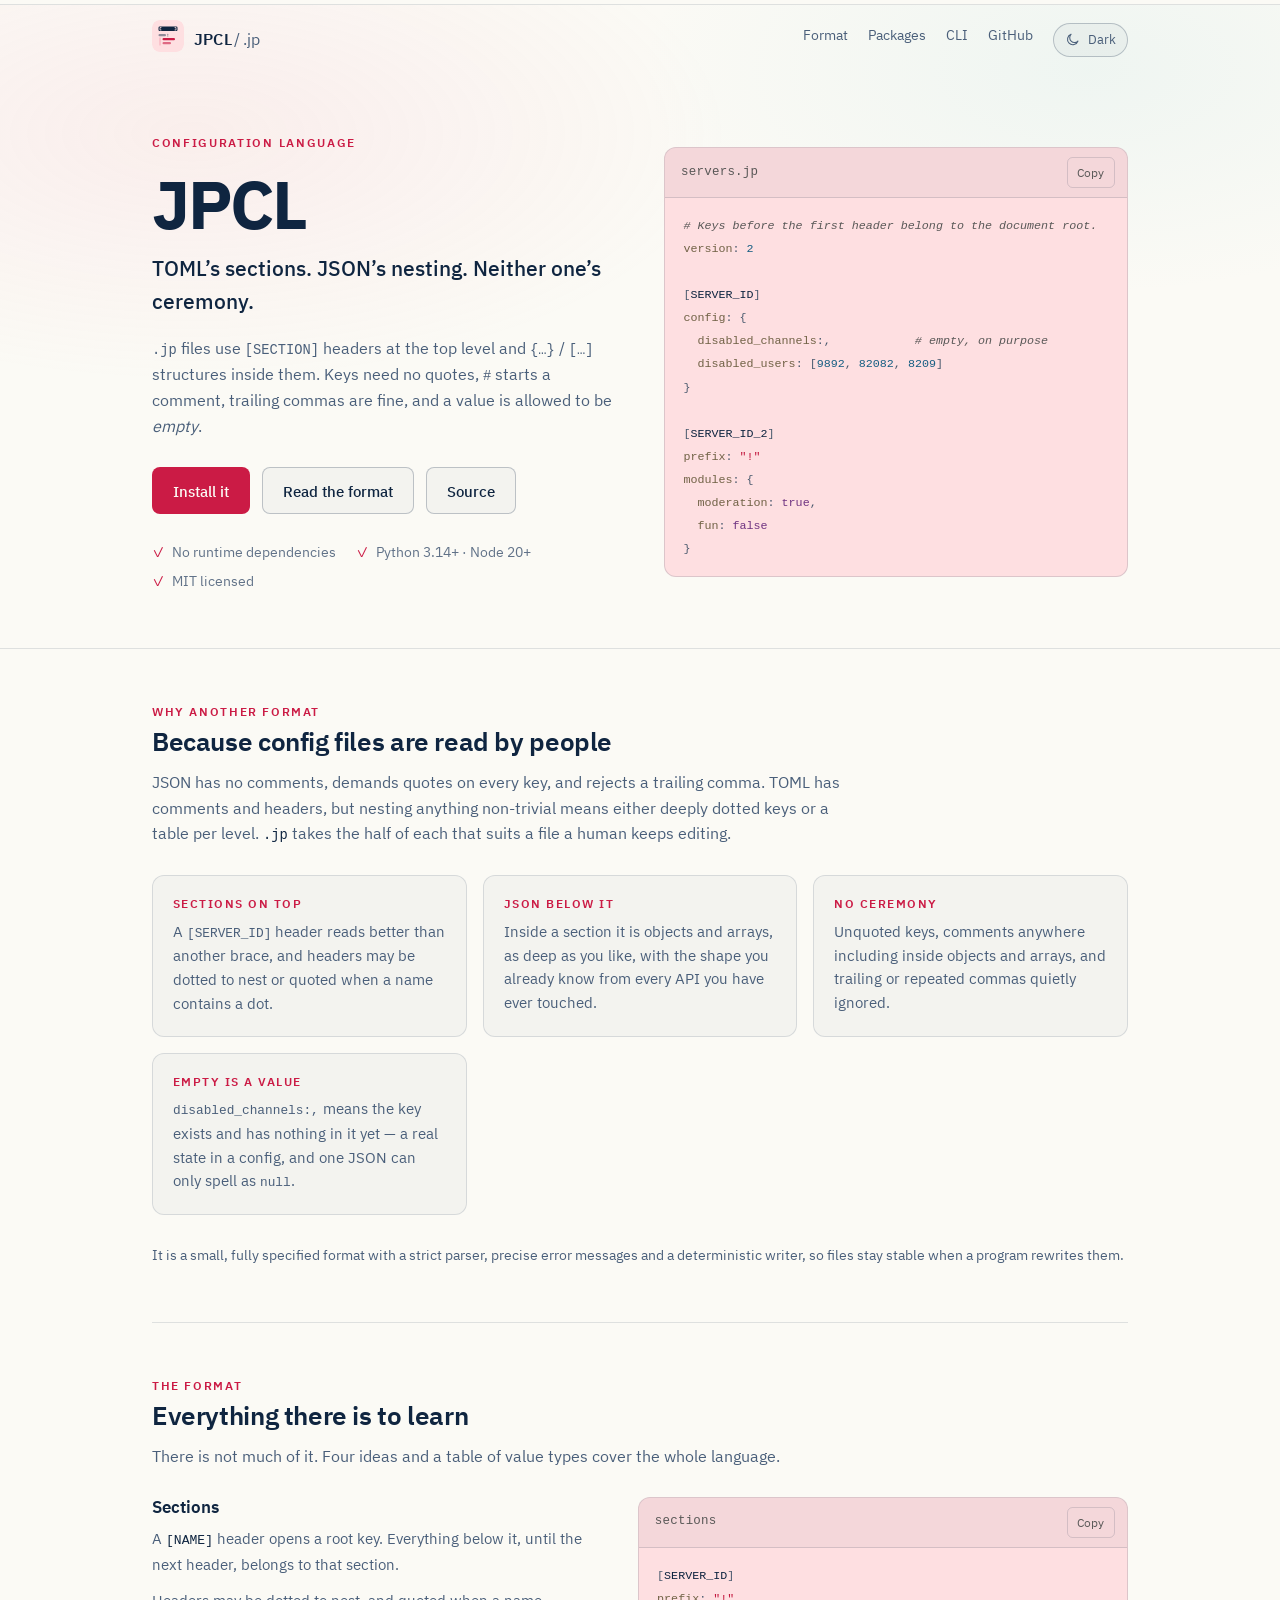
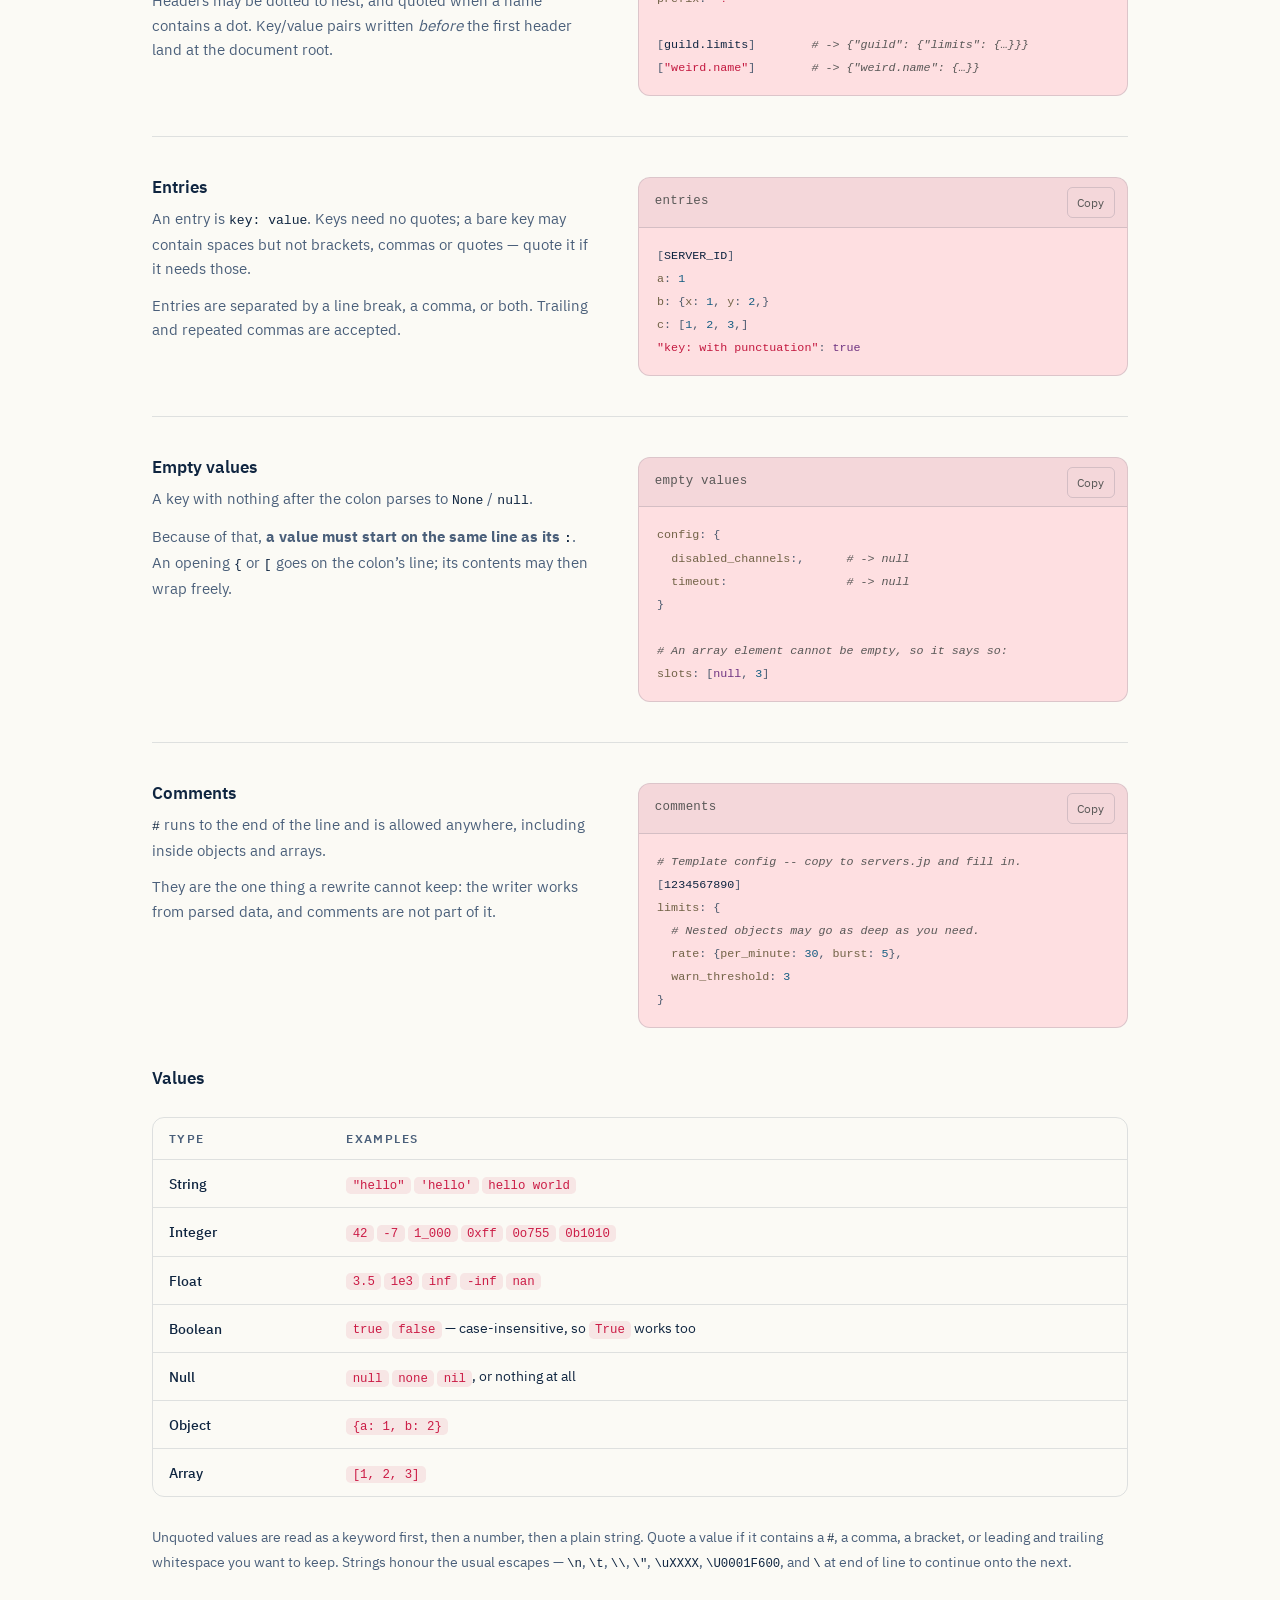
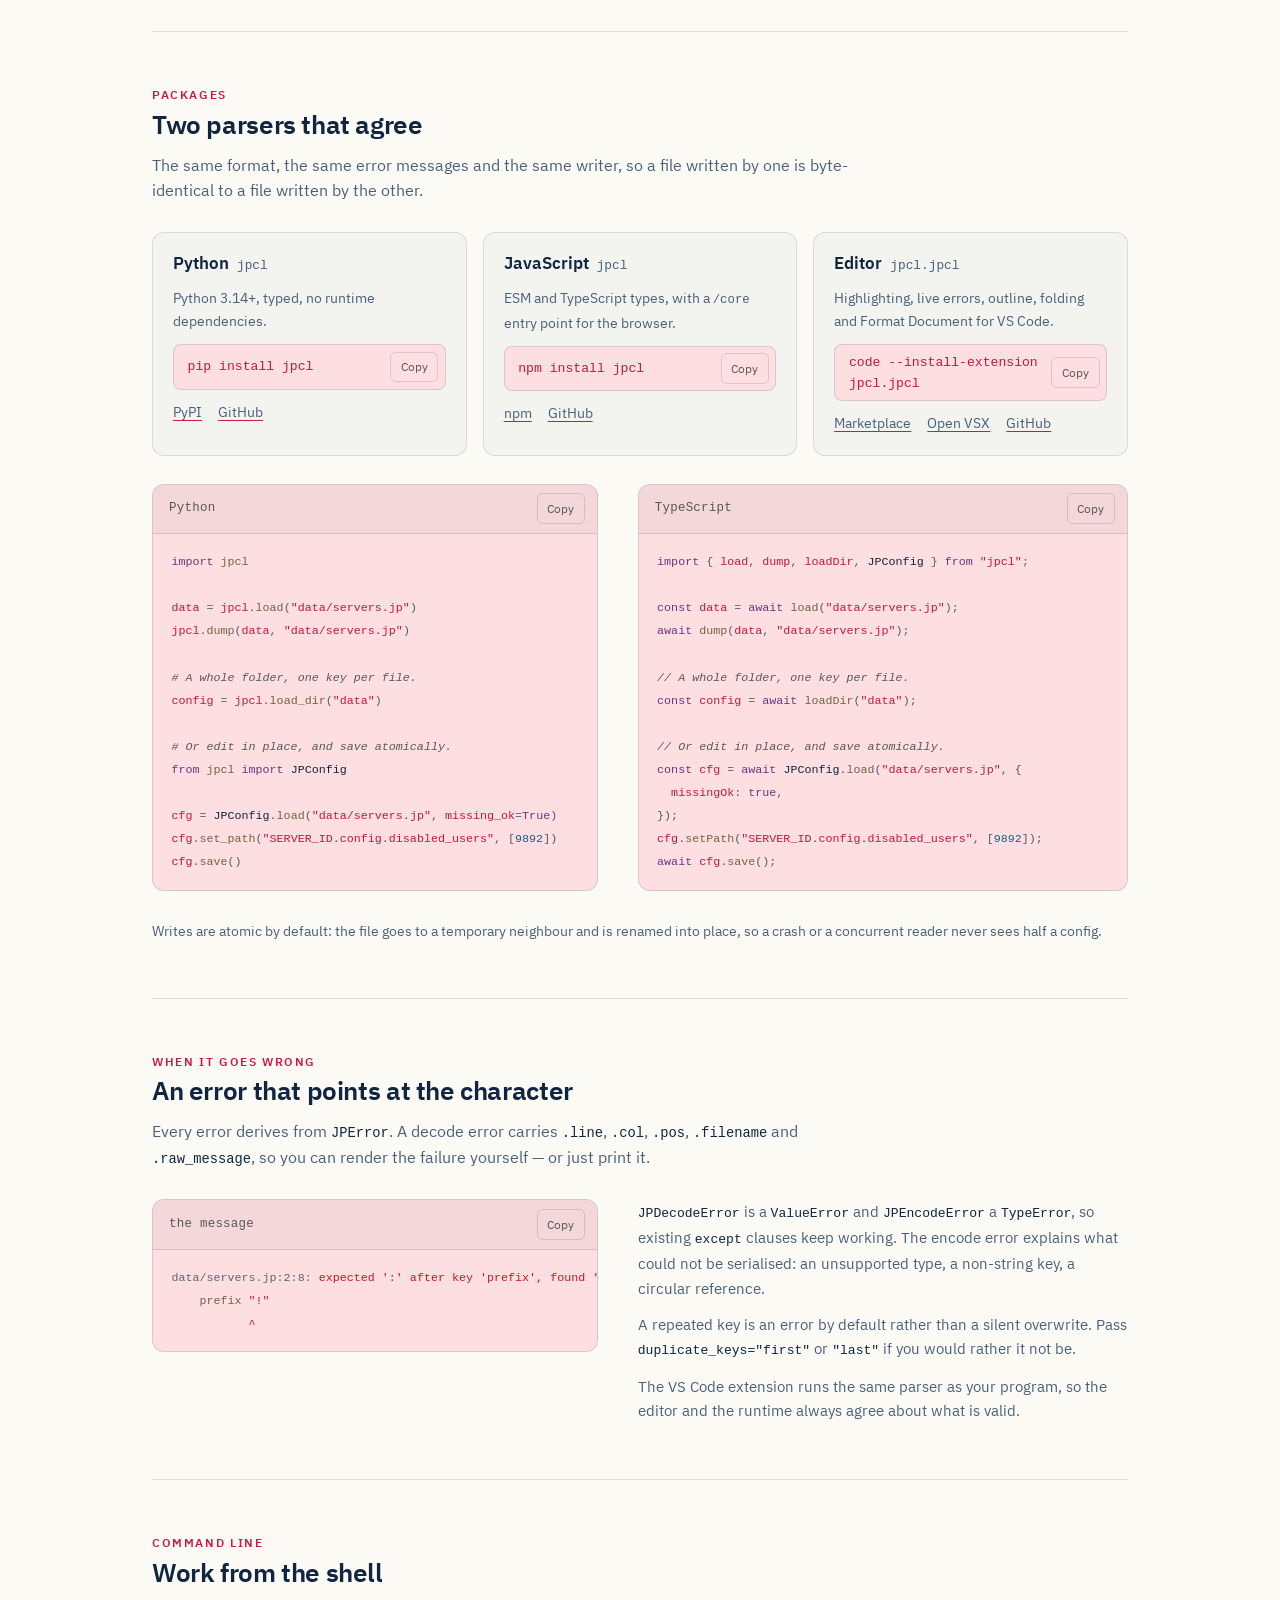
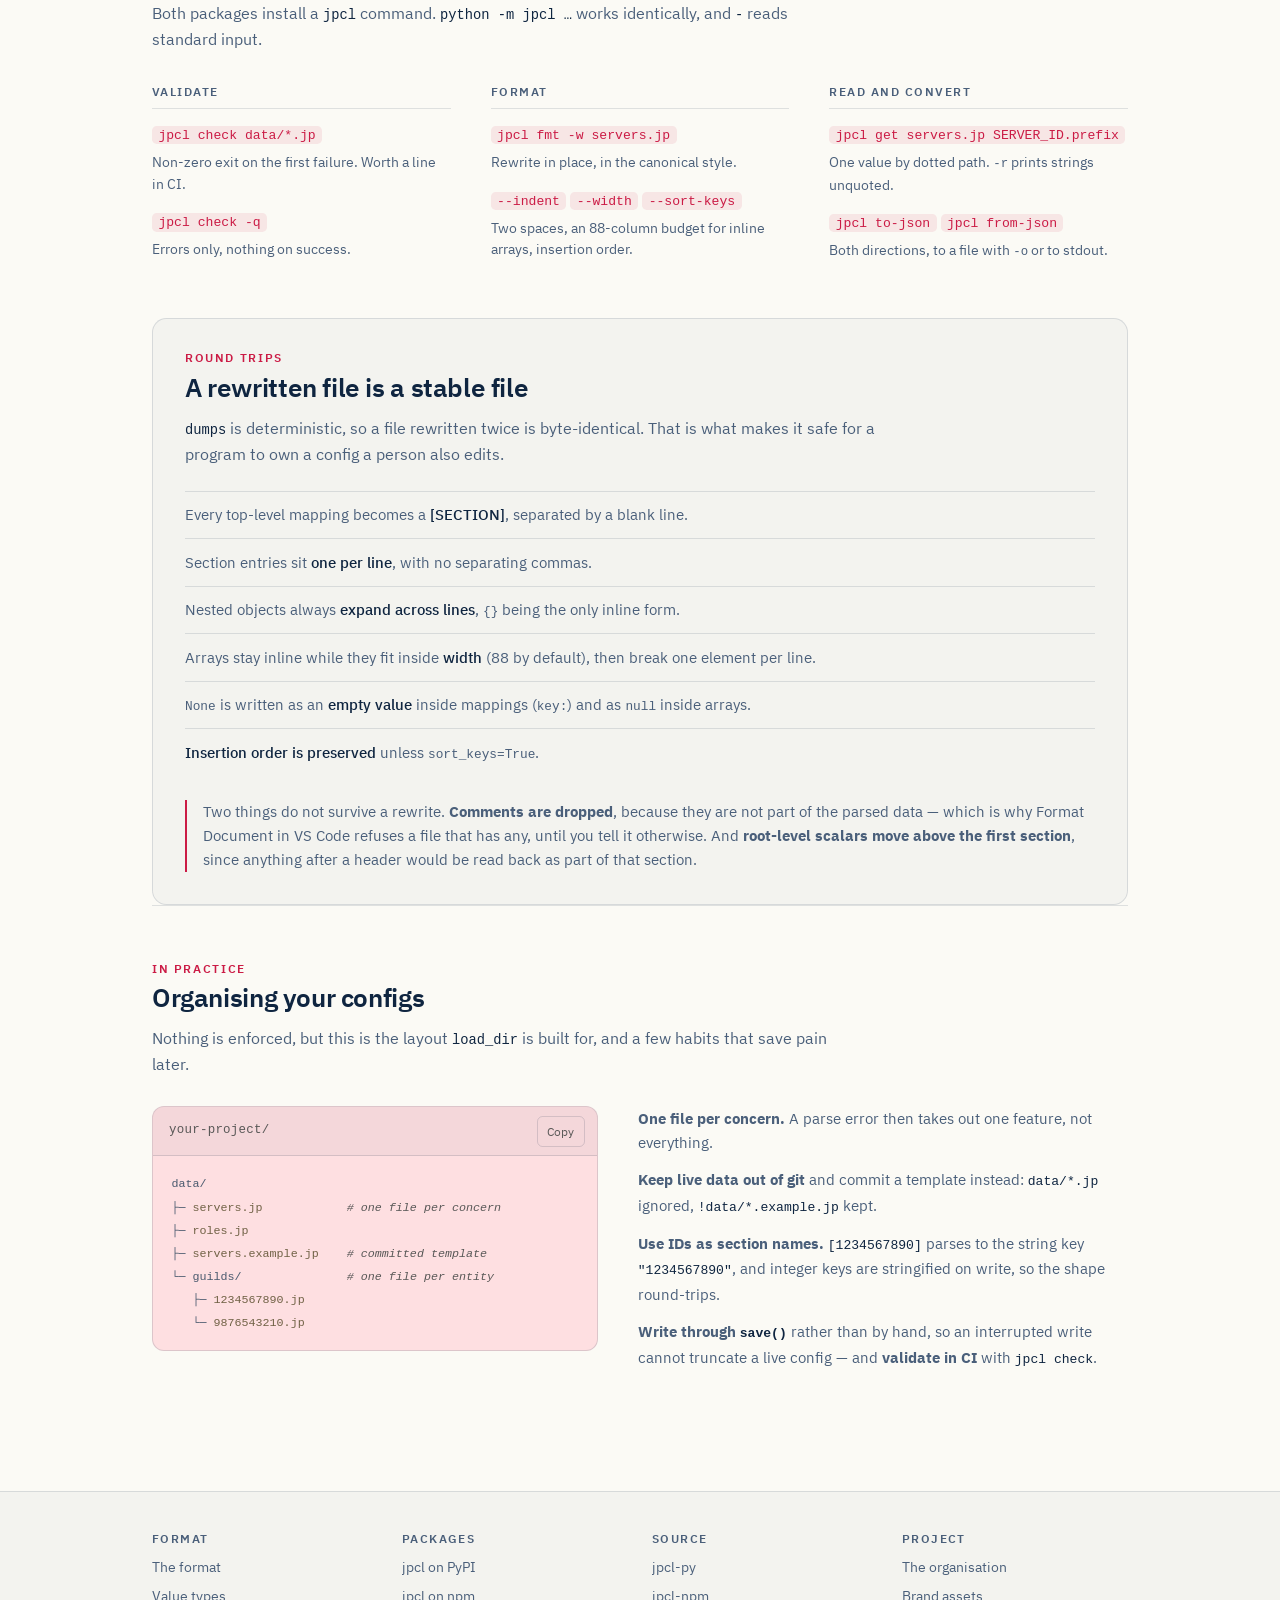
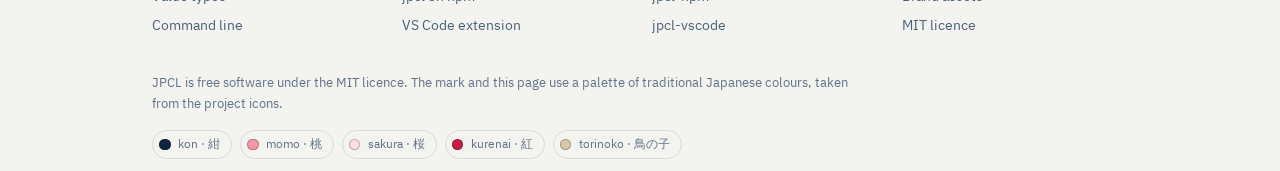
<file: index.html>
<!doctype html>
<html lang="en">

<head>
    <meta charset="utf-8">
    <meta name="viewport" content="width=device-width, initial-scale=1, maximum-scale=5">

    <!-- Page Title -->
    <title>JPCL | A configuration language with TOML's sections and JSON's nesting</title>

    <!-- SEO Meta Tags -->
    <meta name="description"
        content="JPCL (.jp) is a small, fully specified configuration format: [SECTION] headers at the top level, JSON-style nesting below, unquoted keys, comments anywhere, trailing commas and empty values. Parsers for Python and JavaScript, plus a VS Code extension.">
    <meta name="keywords"
        content="JPCL, .jp, jp files, configuration language, config format, TOML, JSON, parser, Python, JavaScript, TypeScript, VS Code, jpcl">
    <meta name="author" content="Clove Twilight">
    <meta name="robots" content="index, follow, max-image-preview:large, max-snippet:-1">

    <!-- Canonical URL -->
    <link rel="canonical" href="https://jpcl.doughmination.gay/">

    <!-- iOS Web App Meta Tags -->
    <meta name="mobile-web-app-capable" content="yes">
    <meta name="apple-mobile-web-app-status-bar-style" content="black-translucent">
    <meta name="apple-mobile-web-app-title" content="JPCL">
    <link rel="apple-touch-icon" href="/assets/img/png/icon.png">

    <!-- Theme Colour -->
    <meta name="theme-color" content="#0a1a2e" media="(prefers-color-scheme: dark)">
    <meta name="theme-color" content="#fffaf6" media="(prefers-color-scheme: light)">

    <!-- Icons, Styles and Fonts -->
    <link rel="stylesheet" href="/assets/css/main.css">
    <link rel="icon" href="/assets/img/svg/icon.svg" type="image/svg+xml">
    <link rel="icon" href="/assets/img/png/icon.png" type="image/png" sizes="128x128">
    <link rel="preload" href="/assets/fonts/IBMPlexSans-Regular.ttf" as="font" type="font/ttf" crossorigin>

    <!-- Open Graph / Discord / Facebook -->
    <meta property="og:site_name" content="JPCL">
    <meta property="og:title" content="JPCL — a configuration language for files people edit by hand">
    <meta property="og:description"
        content="TOML's sections, JSON's nesting. Unquoted keys, comments anywhere, trailing commas, and empty values that mean something. Python and JavaScript parsers, and a VS Code extension.">

    <!-- Two cards: the wide one is the default, the square one is for clients
         that crop a 2:1 image badly or would otherwise fall back to the icon. -->
    <meta property="og:image" content="https://jpcl.doughmination.gay/assets/img/png/banner.png">
    <meta property="og:image:type" content="image/png">
    <meta property="og:image:width" content="1280">
    <meta property="og:image:height" content="640">
    <meta property="og:image:alt"
        content="JPCL, beside a servers.jp file showing a [SECTION] header and a key left deliberately empty.">

    <meta property="og:image" content="https://jpcl.doughmination.gay/assets/img/png/square.png">
    <meta property="og:image:type" content="image/png">
    <meta property="og:image:width" content="1200">
    <meta property="og:image:height" content="1200">
    <meta property="og:image:alt"
        content="The JPCL mark above the wordmark and the line: TOML's sections, JSON's nesting.">

    <meta property="og:type" content="website">
    <meta property="og:url" content="https://jpcl.doughmination.gay/">
    <meta property="og:locale" content="en_GB">

    <!-- Twitter Card -->
    <meta name="twitter:card" content="summary_large_image">
    <meta name="twitter:title" content="JPCL — a configuration language for files people edit by hand">
    <meta name="twitter:description"
        content="TOML's sections, JSON's nesting. Unquoted keys, comments anywhere, trailing commas, and empty values that mean something.">
    <meta name="twitter:image" content="https://jpcl.doughmination.gay/assets/img/png/banner.png">
    <meta name="twitter:image:alt"
        content="JPCL, beside a servers.jp file showing a [SECTION] header and a key left deliberately empty.">

    <!-- Structured Data (JSON-LD) -->
    <script type="application/ld+json">
  {
    "@context": "https://schema.org",
    "@type": "WebSite",
    "name": "JPCL",
    "url": "https://jpcl.doughmination.gay/",
    "description": "JPCL (.jp) is a configuration language that borrows TOML's sections and JSON's nesting.",
    "inLanguage": "en-GB",
    "author": {
      "@type": "Person",
      "name": "Clove Twilight"
    }
  }
  </script>

    <!-- Structured Data for the tooling -->
    <script type="application/ld+json">
  {
    "@context": "https://schema.org",
    "@type": "SoftwareApplication",
    "name": "JPCL",
    "applicationCategory": "DeveloperApplication",
    "applicationSubCategory": "Configuration file format",
    "operatingSystem": "Cross-platform",
    "softwareVersion": "1.1.1",
    "url": "https://jpcl.doughmination.gay/",
    "image": [
      "https://jpcl.doughmination.gay/assets/img/png/banner.png",
      "https://jpcl.doughmination.gay/assets/img/png/square.png"
    ],
    "description": "A parser, writer, editor and command line tool for .jp configuration files, in Python and JavaScript.",
    "featureList": [
      "[SECTION] headers at the top level, JSON-style nesting below",
      "Unquoted keys, comments anywhere, trailing commas",
      "Empty values distinct from null",
      "Deterministic writer with atomic file writes",
      "Error messages that point at the exact character",
      "Command line tool: check, fmt, get, to-json, from-json",
      "VS Code extension with highlighting, diagnostics and outline"
    ],
    "offers": {
      "@type": "Offer",
      "price": "0",
      "priceCurrency": "GBP"
    },
    "license": "https://github.com/jpcl-lang/jpcl-py/blob/main/LICENSE",
    "codeRepository": "https://github.com/jpcl-lang",
    "author": {
      "@type": "Person",
      "name": "Clove Twilight"
    }
  }
  </script>
    <!-- Theme, before first paint, so a chosen theme never flashes the other one. -->
    <script>
        try {
            const saved = localStorage.getItem("jpcl-theme");
            if (saved === "light" || saved === "dark") {
                document.documentElement.dataset.theme = saved;
            }
        } catch { /* storage blocked: the system preference still applies */ }
    </script>

</head>

<body>
    <a class="skip" href="#content">Skip to content</a>

    <header class="topbar">
        <a class="brand" href="/">
            <picture>
                <source srcset="/assets/img/svg/icon-light.svg" media="(prefers-color-scheme: light)">
                <img src="/assets/img/svg/icon.svg" alt="" width="32" height="32">
            </picture>
            <span>JPCL<span class="ext">&thinsp;/&thinsp;.jp</span></span>
        </a>
        <nav>
            <a href="#format">Format</a>
            <a href="#packages">Packages</a>
            <a href="#cli">CLI</a>
            <a href="https://github.com/jpcl-lang">GitHub</a>
            <button class="theme-toggle" type="button" id="theme-toggle" hidden>
                <span class="to-light">
                    <svg viewBox="0 0 24 24" aria-hidden="true">
                        <circle cx="12" cy="12" r="4.2" />
                        <path
                            d="M12 2.6v2.3M12 19.1v2.3M2.6 12h2.3M19.1 12h2.3M5.3 5.3l1.7 1.7M17 17l1.7 1.7M18.7 5.3L17 7M7 17l-1.7 1.7" />
                    </svg>
                    Light
                </span>
                <span class="to-dark">
                    <svg viewBox="0 0 24 24" aria-hidden="true">
                        <path d="M20.5 14.3A8.5 8.5 0 1 1 9.7 3.5a6.8 6.8 0 0 0 10.8 10.8Z" />
                    </svg>
                    Dark
                </span>
            </button>
        </nav>
    </header>

    <section class="hero">
        <div class="wrap hero-grid">
            <div>
                <p class="eyebrow">Configuration language</p>
                <h1>JPCL</h1>
                <p class="subtitle">TOML’s sections. JSON’s nesting. Neither one’s ceremony.</p>
                <p class="lede">
                    <code>.jp</code> files use <code>[SECTION]</code> headers at the top level and
                    <code>{…}</code> / <code>[…]</code> structures inside them. Keys need no quotes,
                    <code>#</code> starts a comment, trailing commas are fine, and a value is allowed
                    to be <em>empty</em>.
                </p>

                <div class="cta">
                    <a class="button primary" href="#packages">Install it</a>
                    <a class="button" href="#format">Read the format</a>
                    <a class="button" href="https://github.com/jpcl-lang">Source</a>
                </div>

                <p class="meta">
                    <span><span class="tick">&#10003;</span> No runtime dependencies</span>
                    <span><span class="tick">&#10003;</span> Python 3.14+ &middot; Node 20+</span>
                    <span><span class="tick">&#10003;</span> MIT licensed</span>
                </p>
            </div>

            <figure class="code">
                <figcaption class="code-head">
                    <span class="name">servers.jp</span>
                    <button class="copy" type="button" hidden>Copy</button>
                </figcaption>
                <pre><code><span class="s-comment"># Keys before the first header belong to the document root.</span>
<span class="s-key">version</span><span class="s-punct">:</span> <span class="s-number">2</span>

<span class="s-punct">[</span><span class="s-section">SERVER_ID</span><span class="s-punct">]</span>
<span class="s-key">config</span><span class="s-punct">:</span> <span class="s-punct">{</span>
  <span class="s-key">disabled_channels</span><span class="s-punct">:,</span>            <span class="s-comment"># empty, on purpose</span>
  <span class="s-key">disabled_users</span><span class="s-punct">:</span> <span class="s-punct">[</span><span class="s-number">9892</span><span class="s-punct">,</span> <span class="s-number">82082</span><span class="s-punct">,</span> <span class="s-number">8209</span><span class="s-punct">]</span>
<span class="s-punct">}</span>

<span class="s-punct">[</span><span class="s-section">SERVER_ID_2</span><span class="s-punct">]</span>
<span class="s-key">prefix</span><span class="s-punct">:</span> <span class="s-string">"!"</span>
<span class="s-key">modules</span><span class="s-punct">:</span> <span class="s-punct">{</span>
  <span class="s-key">moderation</span><span class="s-punct">:</span> <span class="s-keyword">true</span><span class="s-punct">,</span>
  <span class="s-key">fun</span><span class="s-punct">:</span> <span class="s-keyword">false</span>
<span class="s-punct">}</span></code></pre>
            </figure>
        </div>
    </section>

    <main id="content" class="wrap">

        <section aria-labelledby="why">
            <h2 id="why"><span class="kicker">Why another format</span>Because config files are read by people</h2>
            <p class="section-lede">
                JSON has no comments, demands quotes on every key, and rejects a trailing comma. TOML
                has comments and headers, but nesting anything non-trivial means either deeply dotted
                keys or a table per level. <code>.jp</code> takes the half of each that suits a file a
                human keeps editing.
            </p>

            <div class="cards">
                <article class="card">
                    <h3>Sections on top</h3>
                    <p>
                        A <code>[SERVER_ID]</code> header reads better than another brace, and headers
                        may be dotted to nest or quoted when a name contains a dot.
                    </p>
                </article>
                <article class="card">
                    <h3>JSON below it</h3>
                    <p>
                        Inside a section it is objects and arrays, as deep as you like, with the shape
                        you already know from every API you have ever touched.
                    </p>
                </article>
                <article class="card">
                    <h3>No ceremony</h3>
                    <p>
                        Unquoted keys, comments anywhere including inside objects and arrays, and
                        trailing or repeated commas quietly ignored.
                    </p>
                </article>
                <article class="card">
                    <h3>Empty is a value</h3>
                    <p>
                        <code>disabled_channels:,</code> means the key exists and has nothing in it yet
                        — a real state in a config, and one JSON can only spell as <code>null</code>.
                    </p>
                </article>
            </div>

            <p class="note">
                It is a small, fully specified format with a strict parser, precise error messages and
                a deterministic writer, so files stay stable when a program rewrites them.
            </p>
        </section>

        <section id="format" aria-labelledby="format-heading">
            <h2 id="format-heading"><span class="kicker">The format</span>Everything there is to learn</h2>
            <p class="section-lede">
                There is not much of it. Four ideas and a table of value types cover the whole language.
            </p>

            <div class="split">
                <div>
                    <h3>Sections</h3>
                    <p>
                        A <code>[NAME]</code> header opens a root key. Everything below it, until the
                        next header, belongs to that section.
                    </p>
                    <p>
                        Headers may be dotted to nest, and quoted when a name contains a dot. Key/value
                        pairs written <em>before</em> the first header land at the document root.
                    </p>
                </div>
                <figure class="code">
                    <figcaption class="code-head">
                        <span class="name">sections</span>
                        <button class="copy" type="button" hidden>Copy</button>
                    </figcaption>
                    <pre><code><span class="s-punct">[</span><span class="s-section">SERVER_ID</span><span class="s-punct">]</span>
<span class="s-key">prefix</span><span class="s-punct">:</span> <span class="s-string">"!"</span>

<span class="s-punct">[</span><span class="s-section">guild.limits</span><span class="s-punct">]</span>        <span class="s-comment"># -&gt; {"guild": {"limits": {…}}}</span>
<span class="s-punct">[</span><span class="s-string">"weird.name"</span><span class="s-punct">]</span>        <span class="s-comment"># -&gt; {"weird.name": {…}}</span></code></pre>
                </figure>
            </div>

            <div class="split">
                <div>
                    <h3>Entries</h3>
                    <p>
                        An entry is <code>key: value</code>. Keys need no quotes; a bare key may contain
                        spaces but not brackets, commas or quotes — quote it if it needs those.
                    </p>
                    <p>
                        Entries are separated by a line break, a comma, or both. Trailing and repeated
                        commas are accepted.
                    </p>
                </div>
                <figure class="code">
                    <figcaption class="code-head">
                        <span class="name">entries</span>
                        <button class="copy" type="button" hidden>Copy</button>
                    </figcaption>
                    <pre><code><span class="s-punct">[</span><span class="s-section">SERVER_ID</span><span class="s-punct">]</span>
<span class="s-key">a</span><span class="s-punct">:</span> <span class="s-number">1</span>
<span class="s-key">b</span><span class="s-punct">:</span> <span class="s-punct">{</span><span class="s-key">x</span><span class="s-punct">:</span> <span class="s-number">1</span><span class="s-punct">,</span> <span class="s-key">y</span><span class="s-punct">:</span> <span class="s-number">2</span><span class="s-punct">,}</span>
<span class="s-key">c</span><span class="s-punct">:</span> <span class="s-punct">[</span><span class="s-number">1</span><span class="s-punct">,</span> <span class="s-number">2</span><span class="s-punct">,</span> <span class="s-number">3</span><span class="s-punct">,]</span>
<span class="s-string">"key: with punctuation"</span><span class="s-punct">:</span> <span class="s-keyword">true</span></code></pre>
                </figure>
            </div>

            <div class="split">
                <div>
                    <h3>Empty values</h3>
                    <p>
                        A key with nothing after the colon parses to <code>None</code> / <code>null</code>.
                    </p>
                    <p>
                        Because of that, <strong>a value must start on the same line as its
                            <code>:</code></strong>. An opening <code>{</code> or <code>[</code> goes on
                        the colon’s line; its contents may then wrap freely.
                    </p>
                </div>
                <figure class="code">
                    <figcaption class="code-head">
                        <span class="name">empty values</span>
                        <button class="copy" type="button" hidden>Copy</button>
                    </figcaption>
                    <pre><code><span class="s-key">config</span><span class="s-punct">:</span> <span class="s-punct">{</span>
  <span class="s-key">disabled_channels</span><span class="s-punct">:,</span>      <span class="s-comment"># -&gt; null</span>
  <span class="s-key">timeout</span><span class="s-punct">:</span>                 <span class="s-comment"># -&gt; null</span>
<span class="s-punct">}</span>

<span class="s-comment"># An array element cannot be empty, so it says so:</span>
<span class="s-key">slots</span><span class="s-punct">:</span> <span class="s-punct">[</span><span class="s-keyword">null</span><span class="s-punct">,</span> <span class="s-number">3</span><span class="s-punct">]</span></code></pre>
                </figure>
            </div>

            <div class="split">
                <div>
                    <h3>Comments</h3>
                    <p>
                        <code>#</code> runs to the end of the line and is allowed anywhere, including
                        inside objects and arrays.
                    </p>
                    <p>
                        They are the one thing a rewrite cannot keep: the writer works from parsed data,
                        and comments are not part of it.
                    </p>
                </div>
                <figure class="code">
                    <figcaption class="code-head">
                        <span class="name">comments</span>
                        <button class="copy" type="button" hidden>Copy</button>
                    </figcaption>
                    <pre><code><span class="s-comment"># Template config -- copy to servers.jp and fill in.</span>
<span class="s-punct">[</span><span class="s-section">1234567890</span><span class="s-punct">]</span>
<span class="s-key">limits</span><span class="s-punct">:</span> <span class="s-punct">{</span>
  <span class="s-comment"># Nested objects may go as deep as you need.</span>
  <span class="s-key">rate</span><span class="s-punct">:</span> <span class="s-punct">{</span><span class="s-key">per_minute</span><span class="s-punct">:</span> <span class="s-number">30</span><span class="s-punct">,</span> <span class="s-key">burst</span><span class="s-punct">:</span> <span class="s-number">5</span><span class="s-punct">},</span>
  <span class="s-key">warn_threshold</span><span class="s-punct">:</span> <span class="s-number">3</span>
<span class="s-punct">}</span></code></pre>
                </figure>
            </div>

            <h3 id="values" style="margin-top:2.5rem">Values</h3>
            <div class="table-scroll">
                <table>
                    <thead>
                        <tr>
                            <th scope="col">Type</th>
                            <th scope="col">Examples</th>
                        </tr>
                    </thead>
                    <tbody>
                        <tr>
                            <td>String</td>
                            <td><code>"hello"</code> <code>'hello'</code> <code>hello world</code></td>
                        </tr>
                        <tr>
                            <td>Integer</td>
                            <td><code>42</code> <code>-7</code> <code>1_000</code> <code>0xff</code>
                                <code>0o755</code> <code>0b1010</code>
                            </td>
                        </tr>
                        <tr>
                            <td>Float</td>
                            <td><code>3.5</code> <code>1e3</code> <code>inf</code> <code>-inf</code>
                                <code>nan</code>
                            </td>
                        </tr>
                        <tr>
                            <td>Boolean</td>
                            <td><code>true</code> <code>false</code> — case-insensitive, so
                                <code>True</code> works too
                            </td>
                        </tr>
                        <tr>
                            <td>Null</td>
                            <td><code>null</code> <code>none</code> <code>nil</code>, or nothing at all</td>
                        </tr>
                        <tr>
                            <td>Object</td>
                            <td><code>{a: 1, b: 2}</code></td>
                        </tr>
                        <tr>
                            <td>Array</td>
                            <td><code>[1, 2, 3]</code></td>
                        </tr>
                    </tbody>
                </table>
            </div>

            <p class="note">
                Unquoted values are read as a keyword first, then a number, then a plain string. Quote a
                value if it contains a <code>#</code>, a comma, a bracket, or leading and trailing
                whitespace you want to keep. Strings honour the usual escapes — <code>\n</code>,
                <code>\t</code>, <code>\\</code>, <code>\"</code>, <code>\uXXXX</code>,
                <code>\U0001F600</code>, and <code>\</code> at end of line to continue onto the next.
            </p>
        </section>

        <section id="packages" aria-labelledby="packages-heading">
            <h2 id="packages-heading"><span class="kicker">Packages</span>Two parsers that agree</h2>
            <p class="section-lede">
                The same format, the same error messages and the same writer, so a file written by one
                is byte-identical to a file written by the other.
            </p>

            <div class="packages">
                <article class="package">
                    <h3>Python <span class="pkg">jpcl</span></h3>
                    <p>Python 3.14+, typed, no runtime dependencies.</p>
                    <div class="install">
                        <code>pip install jpcl</code>
                        <button class="copy" type="button" hidden>Copy</button>
                    </div>
                    <p class="links">
                        <a href="https://pypi.org/project/jpcl/">PyPI</a>
                        <a href="https://github.com/jpcl-lang/jpcl-py">GitHub</a>
                    </p>
                </article>

                <article class="package">
                    <h3>JavaScript <span class="pkg">jpcl</span></h3>
                    <p>ESM and TypeScript types, with a <code>/core</code> entry point for the browser.</p>
                    <div class="install">
                        <code>npm install jpcl</code>
                        <button class="copy" type="button" hidden>Copy</button>
                    </div>
                    <p class="links">
                        <a href="https://www.npmjs.com/package/jpcl">npm</a>
                        <a href="https://github.com/jpcl-lang/jpcl-npm">GitHub</a>
                    </p>
                </article>

                <article class="package">
                    <h3>Editor <span class="pkg">jpcl.jpcl</span></h3>
                    <p>Highlighting, live errors, outline, folding and Format Document for VS Code.</p>
                    <div class="install">
                        <code>code --install-extension jpcl.jpcl</code>
                        <button class="copy" type="button" hidden>Copy</button>
                    </div>
                    <p class="links">
                        <a href="https://marketplace.visualstudio.com/items?itemName=jpcl.jpcl">Marketplace</a>
                        <a href="https://open-vsx.org/extension/jpcl/jpcl">Open VSX</a>
                        <a href="https://github.com/jpcl-lang/jpcl-vscode">GitHub</a>
                    </p>
                </article>
            </div>

            <div class="split">
                <figure class="code">
                    <figcaption class="code-head">
                        <span class="name">Python</span>
                        <button class="copy" type="button" hidden>Copy</button>
                    </figcaption>
                    <pre><code><span class="s-keyword">import</span> <span class="s-key">jpcl</span>

data <span class="s-punct">=</span> jpcl<span class="s-punct">.</span><span class="s-key">load</span><span class="s-punct">(</span><span class="s-string">"data/servers.jp"</span><span class="s-punct">)</span>
jpcl<span class="s-punct">.</span><span class="s-key">dump</span><span class="s-punct">(</span>data<span class="s-punct">,</span> <span class="s-string">"data/servers.jp"</span><span class="s-punct">)</span>

<span class="s-comment"># A whole folder, one key per file.</span>
config <span class="s-punct">=</span> jpcl<span class="s-punct">.</span><span class="s-key">load_dir</span><span class="s-punct">(</span><span class="s-string">"data"</span><span class="s-punct">)</span>

<span class="s-comment"># Or edit in place, and save atomically.</span>
<span class="s-keyword">from</span> <span class="s-key">jpcl</span> <span class="s-keyword">import</span> <span class="s-section">JPConfig</span>

cfg <span class="s-punct">=</span> <span class="s-section">JPConfig</span><span class="s-punct">.</span><span class="s-key">load</span><span class="s-punct">(</span><span class="s-string">"data/servers.jp"</span><span class="s-punct">,</span> missing_ok<span class="s-punct">=</span><span class="s-keyword">True</span><span class="s-punct">)</span>
cfg<span class="s-punct">.</span><span class="s-key">set_path</span><span class="s-punct">(</span><span class="s-string">"SERVER_ID.config.disabled_users"</span><span class="s-punct">,</span> <span class="s-punct">[</span><span class="s-number">9892</span><span class="s-punct">])</span>
cfg<span class="s-punct">.</span><span class="s-key">save</span><span class="s-punct">()</span></code></pre>
                </figure>

                <figure class="code">
                    <figcaption class="code-head">
                        <span class="name">TypeScript</span>
                        <button class="copy" type="button" hidden>Copy</button>
                    </figcaption>
                    <pre><code><span class="s-keyword">import</span> <span class="s-punct">{</span> load<span class="s-punct">,</span> dump<span class="s-punct">,</span> loadDir<span class="s-punct">,</span> <span class="s-section">JPConfig</span> <span class="s-punct">}</span> <span class="s-keyword">from</span> <span class="s-string">"jpcl"</span><span class="s-punct">;</span>

<span class="s-keyword">const</span> data <span class="s-punct">=</span> <span class="s-keyword">await</span> <span class="s-key">load</span><span class="s-punct">(</span><span class="s-string">"data/servers.jp"</span><span class="s-punct">);</span>
<span class="s-keyword">await</span> <span class="s-key">dump</span><span class="s-punct">(</span>data<span class="s-punct">,</span> <span class="s-string">"data/servers.jp"</span><span class="s-punct">);</span>

<span class="s-comment">// A whole folder, one key per file.</span>
<span class="s-keyword">const</span> config <span class="s-punct">=</span> <span class="s-keyword">await</span> <span class="s-key">loadDir</span><span class="s-punct">(</span><span class="s-string">"data"</span><span class="s-punct">);</span>

<span class="s-comment">// Or edit in place, and save atomically.</span>
<span class="s-keyword">const</span> cfg <span class="s-punct">=</span> <span class="s-keyword">await</span> <span class="s-section">JPConfig</span><span class="s-punct">.</span><span class="s-key">load</span><span class="s-punct">(</span><span class="s-string">"data/servers.jp"</span><span class="s-punct">,</span> <span class="s-punct">{</span>
  missingOk<span class="s-punct">:</span> <span class="s-keyword">true</span><span class="s-punct">,</span>
<span class="s-punct">});</span>
cfg<span class="s-punct">.</span><span class="s-key">setPath</span><span class="s-punct">(</span><span class="s-string">"SERVER_ID.config.disabled_users"</span><span class="s-punct">,</span> <span class="s-punct">[</span><span class="s-number">9892</span><span class="s-punct">]);</span>
<span class="s-keyword">await</span> cfg<span class="s-punct">.</span><span class="s-key">save</span><span class="s-punct">();</span></code></pre>
                </figure>
            </div>

            <p class="note">
                Writes are atomic by default: the file goes to a temporary neighbour and is renamed into
                place, so a crash or a concurrent reader never sees half a config.
            </p>
        </section>

        <section aria-labelledby="errors">
            <h2 id="errors"><span class="kicker">When it goes wrong</span>An error that points at the character</h2>
            <p class="section-lede">
                Every error derives from <code>JPError</code>. A decode error carries
                <code>.line</code>, <code>.col</code>, <code>.pos</code>, <code>.filename</code> and
                <code>.raw_message</code>, so you can render the failure yourself — or just print it.
            </p>

            <div class="split">
                <figure class="code">
                    <figcaption class="code-head">
                        <span class="name">the message</span>
                        <button class="copy" type="button" hidden>Copy</button>
                    </figcaption>
                    <pre><code><span class="s-dim">data/servers.jp:2:8:</span> <span class="s-error">expected ':' after key 'prefix', found '"'</span>
    <span class="s-key">prefix</span> <span class="s-string">"!"</span>
           <span class="s-error">^</span></code></pre>
                </figure>
                <div>
                    <p>
                        <code>JPDecodeError</code> is a <code>ValueError</code> and
                        <code>JPEncodeError</code> a <code>TypeError</code>, so existing
                        <code>except</code> clauses keep working. The encode error explains what could
                        not be serialised: an unsupported type, a non-string key, a circular reference.
                    </p>
                    <p>
                        A repeated key is an error by default rather than a silent overwrite. Pass
                        <code>duplicate_keys="first"</code> or <code>"last"</code> if you would rather
                        it not be.
                    </p>
                    <p>
                        The VS Code extension runs the same parser as your program, so the editor and
                        the runtime always agree about what is valid.
                    </p>
                </div>
            </div>
        </section>

        <section id="cli" aria-labelledby="cli-heading">
            <h2 id="cli-heading"><span class="kicker">Command line</span>Work from the shell</h2>
            <p class="section-lede">
                Both packages install a <code>jpcl</code> command. <code>python -m jpcl …</code> works
                identically, and <code>-</code> reads standard input.
            </p>

            <div class="groups">
                <div class="group">
                    <h3>Validate</h3>
                    <dl>
                        <dt><code>jpcl check data/*.jp</code></dt>
                        <dd>Non-zero exit on the first failure. Worth a line in CI.</dd>
                        <dt><code>jpcl check -q</code></dt>
                        <dd>Errors only, nothing on success.</dd>
                    </dl>
                </div>

                <div class="group">
                    <h3>Format</h3>
                    <dl>
                        <dt><code>jpcl fmt -w servers.jp</code></dt>
                        <dd>Rewrite in place, in the canonical style.</dd>
                        <dt><code>--indent</code> <code>--width</code> <code>--sort-keys</code></dt>
                        <dd>Two spaces, an 88-column budget for inline arrays, insertion order.</dd>
                    </dl>
                </div>

                <div class="group">
                    <h3>Read and convert</h3>
                    <dl>
                        <dt><code>jpcl get servers.jp SERVER_ID.prefix</code></dt>
                        <dd>One value by dotted path. <code>-r</code> prints strings unquoted.</dd>
                        <dt><code>jpcl to-json</code> <code>jpcl from-json</code></dt>
                        <dd>Both directions, to a file with <code>-o</code> or to stdout.</dd>
                    </dl>
                </div>
            </div>
        </section>

        <section class="panel" aria-labelledby="round-trips">
            <h2 id="round-trips"><span class="kicker">Round trips</span>A rewritten file is a stable file</h2>
            <p class="section-lede">
                <code>dumps</code> is deterministic, so a file rewritten twice is byte-identical. That
                is what makes it safe for a program to own a config a person also edits.
            </p>

            <ul class="checks">
                <li>Every top-level mapping becomes a <strong>[SECTION]</strong>, separated by a blank line.</li>
                <li>Section entries sit <strong>one per line</strong>, with no separating commas.</li>
                <li>Nested objects always <strong>expand across lines</strong>, <code>{}</code> being the only
                    inline form.</li>
                <li>Arrays stay inline while they fit inside <strong>width</strong> (88 by default), then break
                    one element per line.</li>
                <li><code>None</code> is written as an <strong>empty value</strong> inside mappings
                    (<code>key:</code>) and as <code>null</code> inside arrays.</li>
                <li><strong>Insertion order is preserved</strong> unless <code>sort_keys=True</code>.</li>
            </ul>

            <p class="warn">
                Two things do not survive a rewrite. <strong>Comments are dropped</strong>, because they
                are not part of the parsed data — which is why Format Document in VS Code refuses a file
                that has any, until you tell it otherwise. And <strong>root-level scalars move above the
                    first section</strong>, since anything after a header would be read back as part of
                that section.
            </p>
        </section>

        <section aria-labelledby="layout">
            <h2 id="layout"><span class="kicker">In practice</span>Organising your configs</h2>
            <p class="section-lede">
                Nothing is enforced, but this is the layout <code>load_dir</code> is built for, and a
                few habits that save pain later.
            </p>

            <div class="split">
                <figure class="code">
                    <figcaption class="code-head">
                        <span class="name">your-project/</span>
                        <button class="copy" type="button" hidden>Copy</button>
                    </figcaption>
                    <pre><code><span class="s-punct">data/</span>
<span class="s-punct">├─</span> <span class="s-key">servers.jp</span>            <span class="s-comment"># one file per concern</span>
<span class="s-punct">├─</span> <span class="s-key">roles.jp</span>
<span class="s-punct">├─</span> <span class="s-key">servers.example.jp</span>    <span class="s-comment"># committed template</span>
<span class="s-punct">└─</span> <span class="s-punct">guilds/</span>               <span class="s-comment"># one file per entity</span>
   <span class="s-punct">├─</span> <span class="s-key">1234567890.jp</span>
   <span class="s-punct">└─</span> <span class="s-key">9876543210.jp</span></code></pre>
                </figure>
                <div>
                    <p>
                        <strong>One file per concern.</strong> A parse error then takes out one feature,
                        not everything.
                    </p>
                    <p>
                        <strong>Keep live data out of git</strong> and commit a template instead:
                        <code>data/*.jp</code> ignored, <code>!data/*.example.jp</code> kept.
                    </p>
                    <p>
                        <strong>Use IDs as section names.</strong> <code>[1234567890]</code> parses to
                        the string key <code>"1234567890"</code>, and integer keys are stringified on
                        write, so the shape round-trips.
                    </p>
                    <p>
                        <strong>Write through <code>save()</code></strong> rather than by hand, so an
                        interrupted write cannot truncate a live config — and
                        <strong>validate in CI</strong> with <code>jpcl check</code>.
                    </p>
                </div>
            </div>
        </section>

    </main>

    <footer>
        <div class="wrap footer-inner">
            <div class="footer-links">
                <div>
                    <h4>Format</h4>
                    <a href="#format">The format</a>
                    <a href="#values">Value types</a>
                    <a href="#cli">Command line</a>
                </div>
                <div>
                    <h4>Packages</h4>
                    <a href="https://pypi.org/project/jpcl/">jpcl on PyPI</a>
                    <a href="https://www.npmjs.com/package/jpcl">jpcl on npm</a>
                    <a href="https://marketplace.visualstudio.com/items?itemName=jpcl.jpcl">VS Code extension</a>
                </div>
                <div>
                    <h4>Source</h4>
                    <a href="https://github.com/jpcl-lang/jpcl-py">jpcl-py</a>
                    <a href="https://github.com/jpcl-lang/jpcl-npm">jpcl-npm</a>
                    <a href="https://github.com/jpcl-lang/jpcl-vscode">jpcl-vscode</a>
                </div>
                <div>
                    <h4>Project</h4>
                    <a href="https://github.com/jpcl-lang">The organisation</a>
                    <a href="https://github.com/jpcl-lang/assets">Brand assets</a>
                    <a href="https://github.com/jpcl-lang/jpcl-py/blob/main/LICENSE">MIT licence</a>
                </div>
            </div>

            <p class="colophon">
                JPCL is free software under the MIT licence. The mark and this page use a palette of
                traditional Japanese colours, taken from the project icons.
            </p>
            <ul class="swatches">
                <li><i style="background:#0F2540"></i> kon &middot; 紺</li>
                <li><i style="background:#F596AA"></i> momo &middot; 桃</li>
                <li><i style="background:#FEDFE1"></i> sakura &middot; 桜</li>
                <li><i style="background:#CB1B45"></i> kurenai &middot; 紅</li>
                <li><i style="background:#DAC9A6"></i> torinoko &middot; 鳥の子</li>
            </ul>
        </div>
    </footer>

    <script src="/assets/js/main.js" defer></script>
</body>

</html>
</file>
<file: assets/css/main.css>
/* ---------------------------------------------------------------------------
   JPCL — colours taken from the project icons (jpcl-lang/assets).
   The traditional Japanese names are kept so the palette stays traceable:

     kon       #0F2540   the icon ground
     momo      #F596AA   the [SECTION] header
     sakura    #FEDFE1   nested values
     kurenai   #CB1B45   values in the light icon
     torinoko  #DAC9A6   keys
     byakugun  #83CCD2   numbers
     fuji      #A99CD6   keywords
--------------------------------------------------------------------------- */

@font-face {
    font-family: "IBM Plex Sans";
    src: url("/assets/fonts/IBMPlexSans-Regular.ttf") format("truetype");
    font-weight: 400;
    font-display: swap;
}

@font-face {
    font-family: "IBM Plex Sans";
    src: url("/assets/fonts/IBMPlexSans-Medium.ttf") format("truetype");
    font-weight: 500;
    font-display: swap;
}

@font-face {
    font-family: "IBM Plex Sans";
    src: url("/assets/fonts/IBMPlexSans-SemiBold.ttf") format("truetype");
    font-weight: 600;
    font-display: swap;
}

@font-face {
    font-family: "IBM Plex Sans";
    src: url("/assets/fonts/IBMPlexSans-Bold.ttf") format("truetype");
    font-weight: 700;
    font-display: swap;
}

/* ---------------------------------------------------------------------------
   Two themes, one palette.

   Dark is icon.svg: a kon ground, a momo header, torinoko keys, sakura values.
   Light is icon-light.svg read the same way: paper ground, a sakura panel, kon
   ink, kurenai values.

   Dark is the base. Light is applied either because the reader's system asks
   for it, or because the toggle wrote data-theme="light" on the root element,
   and the explicit choice wins in both directions:

     :root                                       dark
     @media light + :root:not([data-theme=dark]) light, by system preference
     :root[data-theme="light"]                   light, by the toggle
--------------------------------------------------------------------------- */

:root {
    /* 紺 kon. #192236 is the page, #0F2540 the icon's own ground. */
    --bg: #192236;
    --raised: rgb(255 255 255 / 4%);
    --line: rgb(154 182 214 / 16%);
    --line-strong: rgb(154 182 214 / 28%);
    --text: #e7eef7;
    --muted: #9db0c6;
    --faint: #8092aa;

    /* 桃 momo */
    --accent: #f596aa;
    --accent-strong: #f7aabb;
    --accent-dim: rgb(245 150 170 / 14%);
    --on-accent: #0f2540;

    --code-bg: #0f2540;
    --code-head: rgb(255 255 255 / 3%);
    --code-line: rgb(154 182 214 / 16%);

    /* Syntax, mirroring the scopes in the VS Code grammar. */
    --s-section: #f596aa;
    --s-key: #dac9a6;
    --s-string: #fedfe1;
    --s-number: #83ccd2;
    --s-keyword: #a99cd6;
    --s-comment: #8496ad;
    --s-punct: #8fa3bc;
    --s-error: #ff8f9e;
    --s-dim: #8496ad;

    color-scheme: dark;
    font-family: "IBM Plex Sans", system-ui, -apple-system, "Segoe UI", sans-serif;
    background: var(--bg);
    color: var(--text);
}

@media (prefers-color-scheme: light) {
    :root:not([data-theme="dark"]) {
        --bg: #fbfaf5;
        --raised: rgb(15 37 64 / 3%);
        --line: rgb(15 37 64 / 12%);
        --line-strong: rgb(15 37 64 / 24%);
        --text: #0f2540;
        --muted: #4a5f7a;
        --faint: #617288;

        --accent: #cb1b45;
        --accent-strong: #a81438;
        --accent-dim: rgb(203 27 69 / 9%);
        --on-accent: #fbfaf5;

        --code-bg: #fedfe1;
        --code-head: rgb(15 37 64 / 4%);
        --code-line: rgb(15 37 64 / 14%);

        --s-section: #0f2540;
        --s-key: #716246;
        --s-string: #c3183f;
        --s-number: #165e83;
        --s-keyword: #6f3381;
        --s-comment: #595857;
        --s-punct: #4a5a6e;
        --s-error: #c9171e;
        --s-dim: #5f646e;

        color-scheme: light;
    }
}

/* The same light values, chosen rather than inherited from the system. */

:root[data-theme="light"] {
    --bg: #fbfaf5;
    --raised: rgb(15 37 64 / 3%);
    --line: rgb(15 37 64 / 12%);
    --line-strong: rgb(15 37 64 / 24%);
    --text: #0f2540;
    --muted: #4a5f7a;
    --faint: #617288;

    --accent: #cb1b45;
    --accent-strong: #a81438;
    --accent-dim: rgb(203 27 69 / 9%);
    --on-accent: #fbfaf5;

    --code-bg: #fedfe1;
    --code-head: rgb(15 37 64 / 4%);
    --code-line: rgb(15 37 64 / 14%);

    --s-section: #0f2540;
    --s-key: #716246;
    --s-string: #c3183f;
    --s-number: #165e83;
    --s-keyword: #6f3381;
    --s-comment: #595857;
    --s-punct: #4a5a6e;
    --s-error: #c9171e;
    --s-dim: #5f646e;

    color-scheme: light;
}

* {
    box-sizing: border-box;
}

/* Several controls ship with the hidden attribute and are revealed by script.
   Class selectors that set `display` would otherwise beat the browser's own
   [hidden] rule and show a control that cannot work. */

[hidden] {
    display: none !important;
}

body {
    margin: 0;
    font-size: 1rem;
    line-height: 1.6;
}

.wrap {
    width: 100%;
    max-width: 64rem;
    margin: 0 auto;
    padding-inline: 1.5rem;
}

.skip {
    position: absolute;
    top: -4rem;
    left: 1rem;
    z-index: 10;
    padding: 0.6rem 1rem;
    border: 1px solid var(--line-strong);
    border-radius: 0.4rem;
    background: var(--bg);
    color: var(--text);
}

.skip:focus {
    top: 1rem;
}

a {
    color: inherit;
    text-decoration-color: var(--accent);
    text-decoration-thickness: 1px;
    text-underline-offset: 0.2em;
}

a:hover {
    text-decoration-thickness: 2px;
}

:focus-visible {
    outline: 2px solid var(--accent);
    outline-offset: 2px;
    border-radius: 0.3rem;
}

code,
kbd,
pre {
    font-family: "IBM Plex Mono", ui-monospace, "Cascadia Code", "SFMono-Regular", monospace;
}

code {
    font-size: 0.86em;
}

h1,
h2,
h3,
h4 {
    line-height: 1.25;
    text-wrap: balance;
}

/* Top bar ---------------------------------------------------------------- */

.topbar {
    position: relative;
    z-index: 2;
    display: flex;
    flex-wrap: wrap;
    gap: 0.75rem 1.5rem;
    align-items: center;
    justify-content: space-between;
    width: 100%;
    max-width: 64rem;
    margin: 0 auto;
    padding: 1.25rem 1.5rem;
}

.brand {
    display: inline-flex;
    gap: 0.6rem;
    align-items: center;
    font-weight: 600;
    letter-spacing: 0.02em;
    text-decoration: none;
}

.brand img {
    border-radius: 0.5rem;
}

.brand .ext {
    color: var(--muted);
    font-weight: 400;
}

.topbar nav {
    display: flex;
    flex-wrap: wrap;
    gap: 1.25rem;
    font-size: 0.9rem;
}

.topbar nav a {
    color: var(--muted);
    text-decoration: none;
}

.topbar nav a:hover {
    color: var(--text);
    text-decoration: underline;
    text-underline-offset: 0.3em;
}

/* Theme toggle. Hidden until main.js can make it work. */

.theme-toggle {
    display: inline-flex;
    gap: 0.45rem;
    align-items: center;
    padding: 0.35rem 0.7rem;
    border: 1px solid var(--line-strong);
    border-radius: 2rem;
    background: var(--raised);
    color: var(--muted);
    font: inherit;
    font-size: 0.8rem;
    cursor: pointer;
    transition: color 0.15s ease, border-color 0.15s ease, background 0.15s ease;
}

.theme-toggle:hover {
    border-color: var(--accent);
    background: var(--accent-dim);
    color: var(--text);
}

.theme-toggle svg {
    width: 0.95rem;
    height: 0.95rem;
    fill: none;
    stroke: currentcolor;
    stroke-width: 1.7;
    stroke-linecap: round;
    stroke-linejoin: round;
}

/* One icon and one label at a time: the theme the click would give you.
   Dark is the base, so the button offers light until something says otherwise. */

.theme-toggle .to-light {
    display: inline-flex;
    gap: 0.45rem;
    align-items: center;
}

.theme-toggle .to-dark {
    display: none;
}

@media (prefers-color-scheme: light) {
    :root:not([data-theme="dark"]) .theme-toggle .to-light {
        display: none;
    }

    :root:not([data-theme="dark"]) .theme-toggle .to-dark {
        display: inline-flex;
        gap: 0.45rem;
        align-items: center;
    }
}

:root[data-theme="light"] .theme-toggle .to-light {
    display: none;
}

:root[data-theme="light"] .theme-toggle .to-dark {
    display: inline-flex;
    gap: 0.45rem;
    align-items: center;
}

/* Hero ------------------------------------------------------------------- */

.hero {
    position: relative;
    margin-top: -4.75rem;
    padding-top: 8rem;
    padding-bottom: 3.5rem;
    isolation: isolate;
    overflow: hidden;
    border-bottom: 1px solid var(--line);
}

.hero::before {
    content: "";
    position: absolute;
    inset: 0;
    z-index: -1;
    background:
        radial-gradient(60% 55% at 15% 20%, rgb(245 150 170 / 12%), transparent 70%),
        radial-gradient(50% 50% at 85% 10%, rgb(131 204 210 / 10%), transparent 70%);
}

.hero-grid {
    display: grid;
    gap: 2.5rem;
    grid-template-columns: minmax(0, 1fr);
    align-items: start;
}

@media (width >= 60rem) {
    .hero-grid {
        grid-template-columns: minmax(0, 1fr) minmax(0, 1fr);
        gap: 3rem;
        align-items: center;
    }
}

.eyebrow {
    margin: 0 0 0.6rem;
    color: var(--accent);
    font-size: 0.75rem;
    font-weight: 600;
    letter-spacing: 0.14em;
    text-transform: uppercase;
}

.hero h1 {
    margin: 0 0 0.35rem;
    font-size: clamp(2.75rem, 9vw, 4.25rem);
    font-weight: 700;
    letter-spacing: -0.035em;
}

.subtitle {
    max-width: 30rem;
    margin: 0 0 1.1rem;
    font-size: clamp(1.1rem, 2.5vw, 1.3rem);
    font-weight: 500;
}

.lede {
    max-width: 34rem;
    margin: 0 0 1.75rem;
    color: var(--muted);
}

.cta {
    display: flex;
    flex-wrap: wrap;
    gap: 0.75rem;
}

.button {
    display: inline-block;
    padding: 0.65rem 1.25rem;
    border: 1px solid var(--line-strong);
    border-radius: 0.5rem;
    background: var(--raised);
    font-size: 0.95rem;
    font-weight: 500;
    text-decoration: none;
    transition: background 0.15s ease, border-color 0.15s ease;
}

.button:hover {
    border-color: var(--accent);
    background: var(--accent-dim);
}

.button.primary {
    border-color: transparent;
    background: var(--accent);
    color: var(--on-accent);
}

.button.primary:hover {
    background: var(--accent-strong);
}

.meta {
    display: flex;
    flex-wrap: wrap;
    gap: 0.4rem 1.25rem;
    margin: 1.75rem 0 0;
    color: var(--faint);
    font-size: 0.85rem;
}

.meta span {
    display: inline-flex;
    gap: 0.45rem;
    align-items: center;
}

.meta .tick {
    color: var(--accent);
}

/* Sections --------------------------------------------------------------- */

main {
    padding-block: 0 4rem;
}

section {
    padding-block: 3.5rem;
    border-top: 1px solid var(--line);
}

main > section:first-child {
    border-top: 0;
}

h2 {
    margin: 0 0 0.75rem;
    font-size: 1.6rem;
    font-weight: 600;
    letter-spacing: -0.015em;
}

h2 .kicker {
    display: block;
    margin-bottom: 0.4rem;
    color: var(--accent);
    font-size: 0.72rem;
    font-weight: 600;
    letter-spacing: 0.14em;
    text-transform: uppercase;
}

h3 {
    font-size: 1.05rem;
    font-weight: 600;
}

.section-lede {
    max-width: 44rem;
    margin: 0 0 1rem;
    color: var(--muted);
}

.section-lede code,
.note code {
    color: var(--text);
}

.note {
    margin: 1.75rem 0 0;
    color: var(--muted);
    font-size: 0.9rem;
}

/* Code ------------------------------------------------------------------- */

.code {
    margin: 0;
    border: 1px solid var(--code-line);
    border-radius: 0.75rem;
    background: var(--code-bg);
    overflow: hidden;
}

.code-head {
    display: flex;
    gap: 1rem;
    align-items: center;
    justify-content: space-between;
    padding: 0.55rem 0.75rem 0.55rem 1rem;
    border-bottom: 1px solid var(--code-line);
    background: var(--code-head);
}

.code-head .name {
    color: var(--s-comment);
    font-family: "IBM Plex Mono", ui-monospace, monospace;
    font-size: 0.78rem;
    letter-spacing: 0.02em;
}

.code pre {
    margin: 0;
    padding: 1rem 1.15rem;
    overflow-x: auto;
    color: var(--s-string);
    font-size: 0.85rem;
    line-height: 1.7;
    tab-size: 2;
}

.copy {
    flex: none;
    padding: 0.3rem 0.6rem;
    border: 1px solid var(--code-line);
    border-radius: 0.35rem;
    background: transparent;
    color: var(--s-comment);
    font: inherit;
    font-size: 0.75rem;
    cursor: pointer;
    transition: color 0.15s ease, border-color 0.15s ease;
}

.copy:hover {
    border-color: var(--s-section);
    color: var(--s-section);
}

.copy[data-copied] {
    border-color: var(--s-section);
    color: var(--s-section);
}

/* Syntax, matching the scopes the editor grammar assigns. */

.s-section {
    color: var(--s-section);
    font-weight: 500;
}

.s-key {
    color: var(--s-key);
}

.s-string {
    color: var(--s-string);
}

.s-number {
    color: var(--s-number);
}

.s-keyword {
    color: var(--s-keyword);
}

.s-comment {
    color: var(--s-comment);
    font-style: italic;
}

.s-punct {
    color: var(--s-punct);
}

.s-error {
    color: var(--s-error);
}

.s-dim {
    color: var(--s-dim);
}

/* Cards ------------------------------------------------------------------ */

.cards {
    display: grid;
    gap: 1rem;
    grid-template-columns: repeat(auto-fit, minmax(17rem, 1fr));
    margin-top: 1.75rem;
}

.card {
    padding: 1.25rem;
    border: 1px solid var(--line);
    border-radius: 0.75rem;
    background: var(--raised);
}

.card h3 {
    margin: 0 0 0.5rem;
    font-size: 0.78rem;
    font-weight: 600;
    letter-spacing: 0.12em;
    text-transform: uppercase;
    color: var(--accent);
}

.card p {
    margin: 0;
    color: var(--muted);
    font-size: 0.93rem;
}

.card p + p {
    margin-top: 0.6rem;
}

/* Prose beside code ------------------------------------------------------ */

.split {
    display: grid;
    gap: 1.25rem 2.5rem;
    grid-template-columns: minmax(0, 1fr);
    align-items: start;
    margin-top: 1.75rem;
}

@media (width >= 54rem) {
    .split {
        grid-template-columns: minmax(0, 1fr) minmax(0, 1.1fr);
    }
}

.split + .split {
    margin-top: 2.5rem;
    padding-top: 2.5rem;
    border-top: 1px solid var(--line);
}

.split h3 {
    margin: 0 0 0.5rem;
}

.split p {
    margin: 0 0 0.75rem;
    color: var(--muted);
    font-size: 0.95rem;
}

.split p:last-child {
    margin-bottom: 0;
}

.split p code {
    color: var(--text);
}

/* Value table ------------------------------------------------------------ */

.table-scroll {
    margin-top: 1.75rem;
    overflow-x: auto;
    border: 1px solid var(--line);
    border-radius: 0.75rem;
}

table {
    width: 100%;
    border-collapse: collapse;
    font-size: 0.9rem;
}

th,
td {
    padding: 0.7rem 1rem;
    text-align: left;
    border-bottom: 1px solid var(--line);
}

tr:last-child td {
    border-bottom: 0;
}

th {
    color: var(--muted);
    font-size: 0.72rem;
    font-weight: 600;
    letter-spacing: 0.12em;
    text-transform: uppercase;
    white-space: nowrap;
}

td:first-child {
    color: var(--text);
    font-weight: 500;
    white-space: nowrap;
}

td code {
    padding: 0.1rem 0.4rem;
    border-radius: 0.3rem;
    background: var(--accent-dim);
    color: var(--accent);
}

/* Packages --------------------------------------------------------------- */

.packages {
    display: grid;
    gap: 1rem;
    grid-template-columns: repeat(auto-fit, minmax(17rem, 1fr));
    margin-top: 1.75rem;
}

.package {
    display: flex;
    flex-direction: column;
    gap: 0.75rem;
    padding: 1.25rem;
    border: 1px solid var(--line);
    border-radius: 0.75rem;
    background: var(--raised);
}

.package h3 {
    display: flex;
    flex-wrap: wrap;
    gap: 0.5rem;
    align-items: baseline;
    margin: 0;
}

.package h3 .pkg {
    color: var(--muted);
    font-family: "IBM Plex Mono", ui-monospace, monospace;
    font-size: 0.8rem;
    font-weight: 400;
    overflow-wrap: anywhere;
}

.package p {
    flex: 1;
    margin: 0;
    color: var(--muted);
    font-size: 0.9rem;
}

.install {
    display: flex;
    gap: 0.5rem;
    align-items: center;
    justify-content: space-between;
    padding: 0.4rem 0.4rem 0.4rem 0.85rem;
    border: 1px solid var(--code-line);
    border-radius: 0.5rem;
    background: var(--code-bg);
}

.install code {
    color: var(--s-string);
    font-size: 0.82rem;
    overflow-wrap: anywhere;
}

.package .links {
    display: flex;
    flex-wrap: wrap;
    gap: 0.25rem 1rem;
    font-size: 0.85rem;
}

.package .links a {
    color: var(--muted);
}

/* CLI groups ------------------------------------------------------------- */

.groups {
    display: grid;
    gap: 1.75rem 2.5rem;
    grid-template-columns: repeat(auto-fit, minmax(16rem, 1fr));
    margin-top: 2rem;
}

.group h3 {
    margin: 0 0 0.75rem;
    padding-bottom: 0.5rem;
    border-bottom: 1px solid var(--line);
    font-size: 0.78rem;
    font-weight: 600;
    letter-spacing: 0.12em;
    text-transform: uppercase;
    color: var(--muted);
}

.group dl {
    margin: 0;
}

.group dt {
    margin-top: 0.85rem;
}

.group dt:first-child {
    margin-top: 0;
}

.group dt code {
    padding: 0.1rem 0.4rem;
    border-radius: 0.3rem;
    background: var(--accent-dim);
    color: var(--accent);
    font-size: 0.82rem;
    overflow-wrap: anywhere;
}

.group dd {
    margin: 0.3rem 0 0;
    color: var(--muted);
    font-size: 0.9rem;
    line-height: 1.5;
}

/* Panel ------------------------------------------------------------------ */

.panel {
    padding: 2rem;
    border: 1px solid var(--line);
    border-radius: 0.9rem;
    background: var(--raised);
}

.checks {
    margin: 1.5rem 0 0;
    padding: 0;
    list-style: none;
}

.checks li {
    padding: 0.7rem 0;
    border-top: 1px solid var(--line);
    color: var(--muted);
    font-size: 0.93rem;
}

.checks li strong {
    color: var(--text);
    font-weight: 500;
}

.warn {
    margin: 1.5rem 0 0;
    padding-left: 1rem;
    border-left: 2px solid var(--accent);
    color: var(--muted);
    font-size: 0.93rem;
}

.warn code {
    color: var(--text);
}

/* Footer ----------------------------------------------------------------- */

footer {
    border-top: 1px solid var(--line);
    background: var(--raised);
}

.footer-inner {
    padding-block: 2.5rem;
}

.footer-links {
    display: grid;
    gap: 1.5rem;
    grid-template-columns: repeat(auto-fit, minmax(11rem, 1fr));
}

.footer-links h4 {
    margin: 0 0 0.6rem;
    color: var(--muted);
    font-size: 0.72rem;
    font-weight: 600;
    letter-spacing: 0.12em;
    text-transform: uppercase;
}

.footer-links a {
    display: block;
    margin-bottom: 0.35rem;
    color: var(--muted);
    font-size: 0.9rem;
    text-decoration: none;
}

.footer-links a:hover {
    color: var(--text);
    text-decoration: underline;
    text-underline-offset: 0.3em;
}

.colophon {
    max-width: 44rem;
    margin: 2rem 0 0;
    color: var(--faint);
    font-size: 0.8rem;
}

.swatches {
    display: flex;
    flex-wrap: wrap;
    gap: 0.5rem;
    margin: 1rem 0 0;
    padding: 0;
    list-style: none;
}

.swatches li {
    display: inline-flex;
    gap: 0.45rem;
    align-items: center;
    padding: 0.25rem 0.7rem 0.25rem 0.4rem;
    border: 1px solid var(--line);
    border-radius: 2rem;
    color: var(--faint);
    font-size: 0.72rem;
}

.swatches i {
    width: 0.7rem;
    height: 0.7rem;
    border-radius: 50%;
    box-shadow: inset 0 0 0 1px rgb(0 0 0 / 25%);
}

/* Error pages ------------------------------------------------------------ */

.centered {
    display: flex;
    flex-direction: column;
    justify-content: center;
    min-height: calc(100svh - 12rem);
    padding-block: 3rem 5rem;
}

.centered h1 {
    margin: 0 0 0.5rem;
    font-size: clamp(2rem, 7vw, 3rem);
    font-weight: 700;
    letter-spacing: -0.02em;
}

.centered .code {
    max-width: 34rem;
    margin-top: 2rem;
}

@media (prefers-reduced-motion: reduce) {
    * {
        transition: none !important;
    }
}
</file>
